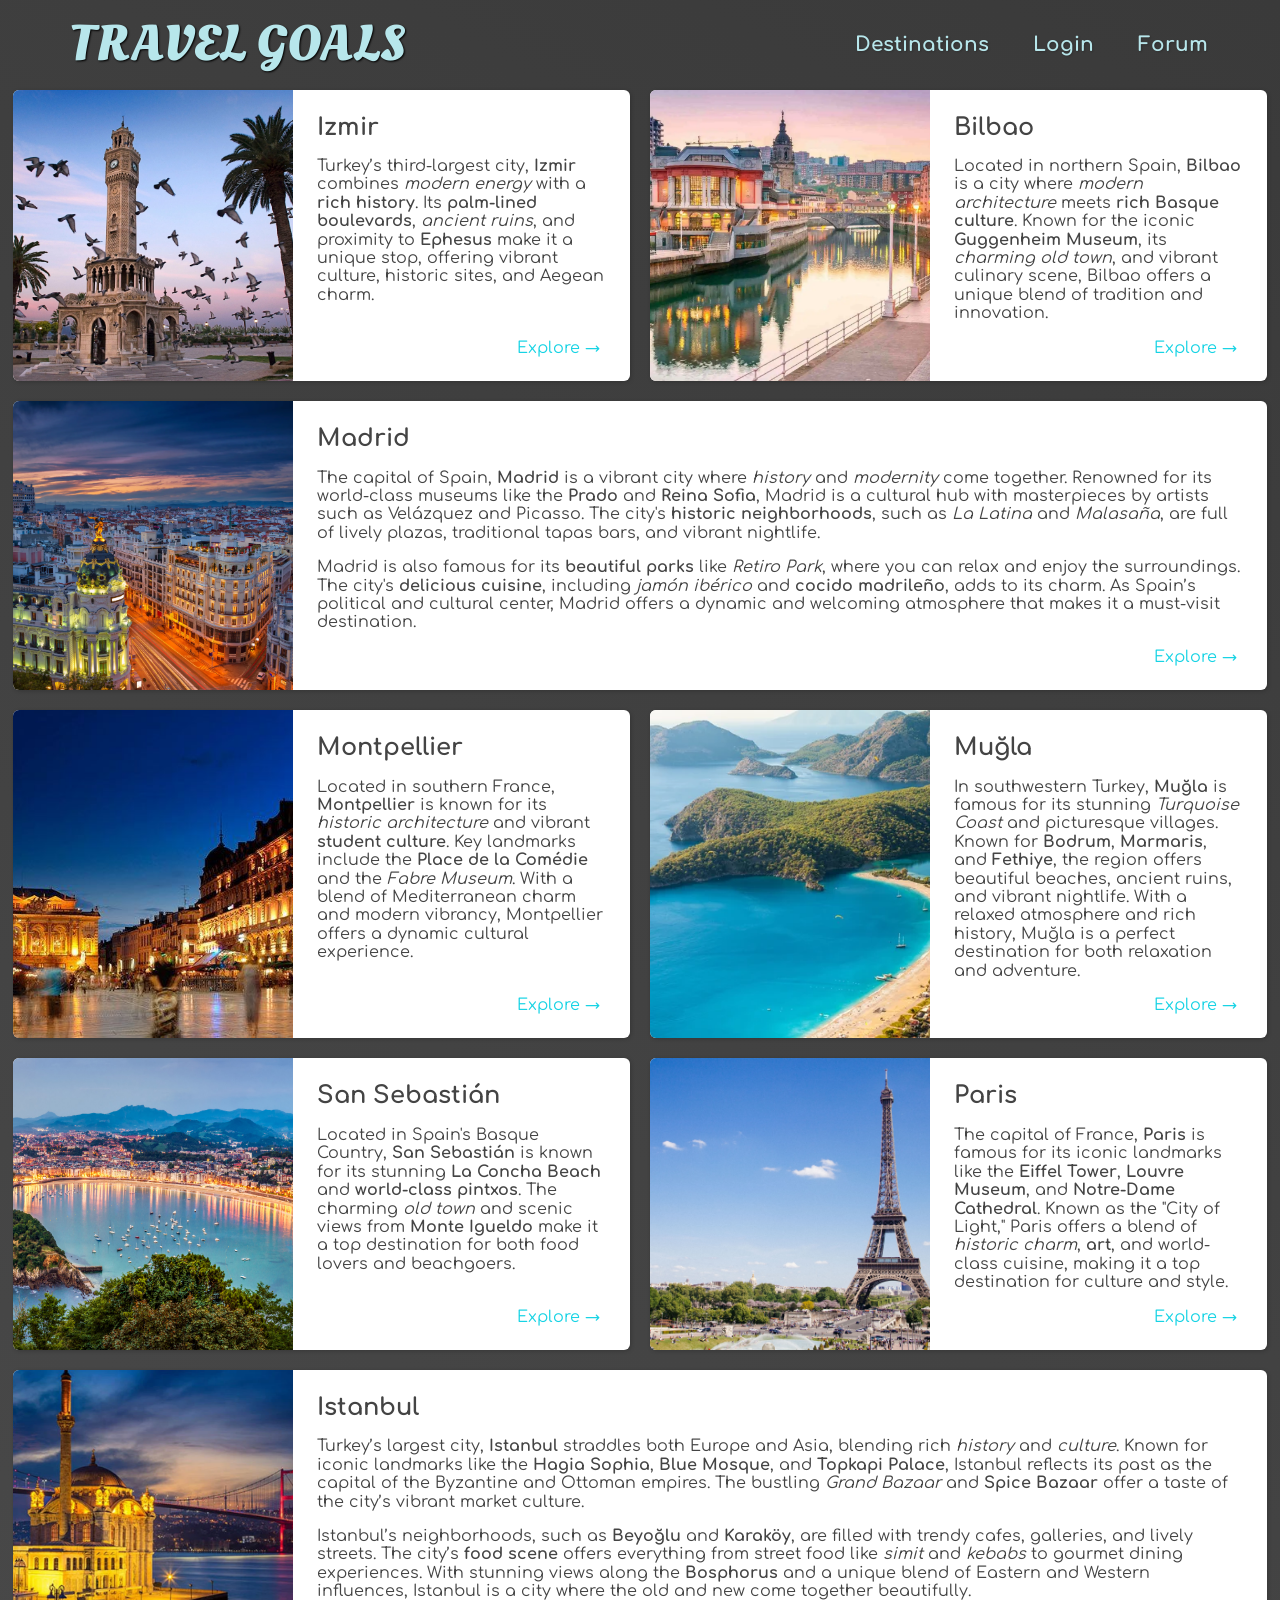
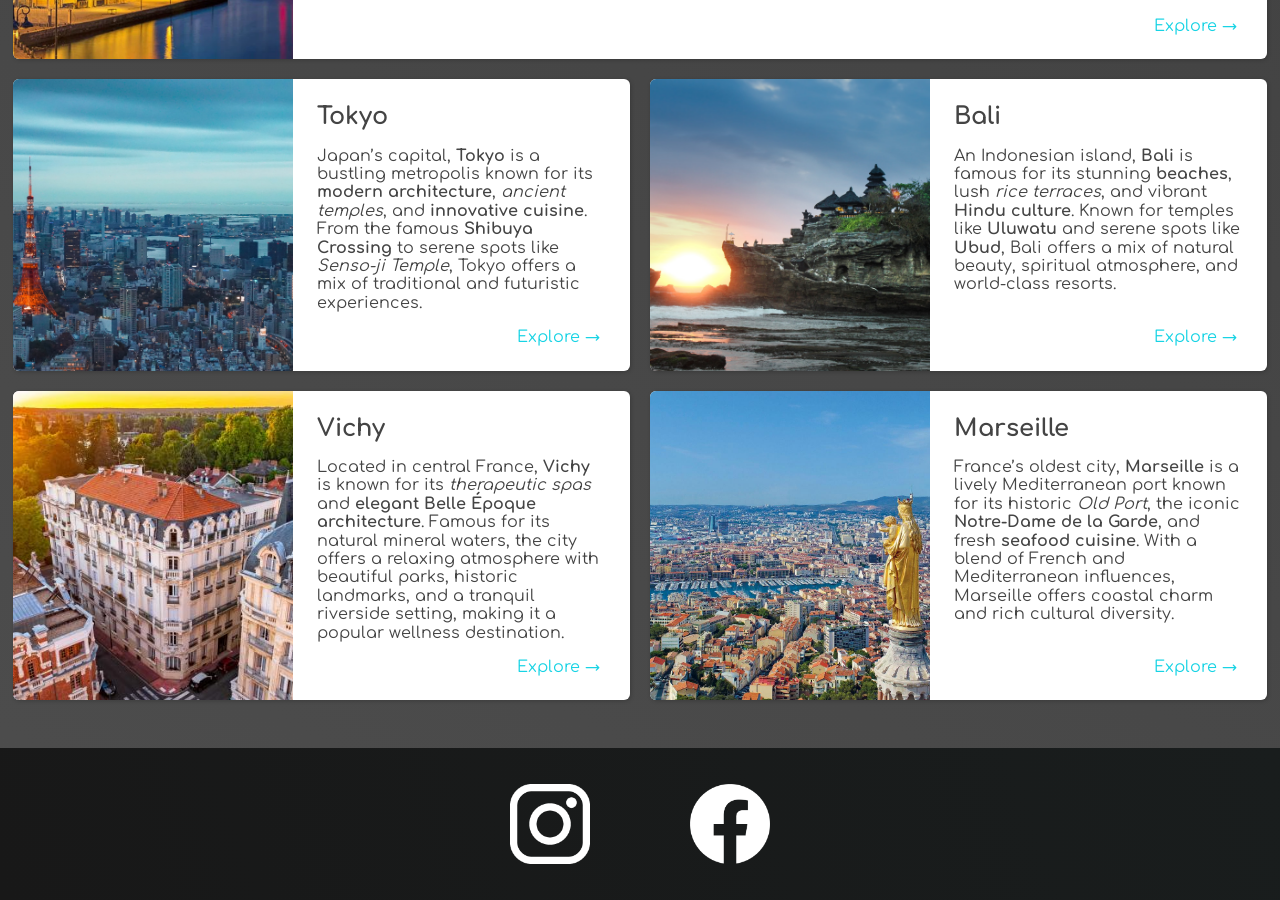
<file: Web/www/places.html>
<!DOCTYPE html>
<html lang="en">
  <head>
    <meta charset="UTF-8" />
    <meta name="viewport" content="width=device-width, initial-scale=1.0" />
    <meta
      name="description"
      content="Browse top travel destinations worldwide. Discover highlights of cities like Madrid, Izmir, Bilbao, Istanbul, Tokyo, and more on Travel Goals."
    />

    <!-- Fonts -->
    <link rel="preconnect" href="https://fonts.googleapis.com" />
    <link rel="preconnect" href="https://fonts.gstatic.com" crossorigin />
    <link
      href="https://fonts.googleapis.com/css2?family=Comfortaa:wght@300..700&display=swap"
      rel="stylesheet"
    />
    <link
      href="https://fonts.googleapis.com/css2?family=Raleway:wght@700&family=Oleo+Script:wght@700&family=Quicksand:wght@300;500;700&display=swap"
      rel="stylesheet"
    />
    <!-- Favicon -->
    <link
      rel="apple-touch-icon"
      sizes="180x180"
      href="img/favicon/apple-touch-icon.png"
    />
    <link
      rel="icon"
      type="image/png"
      sizes="32x32"
      href="img/favicon/favicon-32x32.png"
    />
    <link
      rel="icon"
      type="image/png"
      sizes="16x16"
      href="img/favicon/favicon-16x16.png"
    />
    <link rel="manifest" href="img/favicon/site.webmanifest" />
    <!--My styles-->
    <link rel="stylesheet" href="styles/shared-normalize.css" />
    <link rel="stylesheet" href="styles/shared.css" />
    <link rel="stylesheet" href="styles/places.css" />
    <title>Travel Goals</title>
  </head>

  <body>
    <header>
      <div id="page-logo">
        <a href="/index.html">Travel Goals</a>
      </div>
      <nav>
        <ul>
          <li><a href="/places.html">Destinations</a></li>
          <li><a href="/login.html">Login</a></li>
          <li><a href="/chatbox.html">Forum</a></li>
        </ul>
      </nav>
      <a href="#side-drawer" class="menu-btn">
        <span></span>
        <span></span>
        <span></span>
      </a>
    </header>
    <aside id="side-drawer">
      <header>
        <a href="#" class="menu-btn">
          <span></span>
          <span></span>
          <span></span>
        </a>
      </header>
      <nav>
        <ul>
          <li>
            <a href="/places.html">Destinations</a>
          </li>
          <li>
            <a href="/login.html">Login</a>
          </li>
          <li>
            <a href="/chatbox.html">Forum</a>
          </li>
        </ul>
      </nav>
    </aside>
    <!-- NoScript -->
    <aside>
      <noscript>
        <div class="noscript-warning">
          <p>
            JavaScript is disabled in your browser. Please enable it to fully
            enjoy this website.
          </p>
        </div>
      </noscript>
    </aside>
    <main>
      <ul>
        <li>
          <img src="/img/places/izmir.jpeg" alt="City of Izmir" />
          <article class="item-content">
            <div>
              <h2>Izmir</h2>
              <p>
                Turkey’s third-largest city, <strong>Izmir</strong> combines
                <em>modern energy</em> with a <strong>rich history</strong>. Its
                <strong>palm-lined boulevards</strong>, <em>ancient ruins</em>,
                and proximity to <strong>Ephesus</strong> make it a unique stop,
                offering vibrant culture, historic sites, and Aegean charm.
              </p>
            </div>
            <div class="actions">
              <a href="/izmir.html">Explore &#x2192;</a>
            </div>
          </article>
        </li>
        <li>
          <img src="/img/places/bilbao.webp" alt="City of Bilbao" />
          <article class="item-content">
            <div>
              <h2>Bilbao</h2>
              <p>
                Located in northern Spain, <strong>Bilbao</strong> is a city
                where <em>modern architecture</em> meets
                <strong>rich Basque culture</strong>. Known for the iconic
                <strong>Guggenheim Museum</strong>, its
                <em>charming old town</em>, and vibrant culinary scene, Bilbao
                offers a unique blend of tradition and innovation.
              </p>
            </div>
            <div class="actions">
              <a href="/bilbao.html">Explore &#x2192;</a>
            </div>
          </article>
        </li>
        <li>
          <img src="/img/places/madrid.webp" alt="city of Madrid" />
          <article class="item-content">
            <div>
              <h2>Madrid</h2>
              <p>
                The capital of Spain, <strong>Madrid</strong> is a vibrant city
                where <em>history</em> and <em>modernity</em> come together.
                Renowned for its world-class museums like the
                <strong>Prado</strong> and <strong>Reina Sofia</strong>, Madrid
                is a cultural hub with masterpieces by artists such as Velázquez
                and Picasso. The city's <strong>historic neighborhoods</strong>,
                such as <em>La Latina</em> and <em>Malasaña</em>, are full of
                lively plazas, traditional tapas bars, and vibrant nightlife.
              </p>

              <p class="second-paragraph">
                Madrid is also famous for its
                <strong>beautiful parks</strong> like <em>Retiro Park</em>,
                where you can relax and enjoy the surroundings. The city's
                <strong>delicious cuisine</strong>, including
                <em>jamón ibérico</em> and <strong>cocido madrileño</strong>,
                adds to its charm. As Spain’s political and cultural center,
                Madrid offers a dynamic and welcoming atmosphere that makes it a
                must-visit destination.
              </p>
            </div>
            <div class="actions">
              <a href="/madrid.html">Explore &#x2192;</a>
            </div>
          </article>
        </li>
        <li>
          <img
            src="/img/places/montpellier-place-comedie.jpg"
            alt="montpellier place de comedie"
          />
          <article class="item-content">
            <div>
              <h2>Montpellier</h2>
              <p>
                Located in southern France, <strong>Montpellier</strong> is
                known for its <em>historic architecture</em> and vibrant
                <strong>student culture</strong>. Key landmarks include the
                <strong>Place de la Comédie</strong> and the
                <em>Fabre Museum</em>. With a blend of Mediterranean charm and
                modern vibrancy, Montpellier offers a dynamic cultural
                experience.
              </p>
            </div>
            <div class="actions">
              <a href="https://en.wikipedia.org/wiki/Montpellier"
                >Explore &#x2192;</a
              >
            </div>
          </article>
        </li>
        <li>
          <img src="/img/places/mugla.jpg" alt="Muğla landscape" />
          <article class="item-content">
            <div>
              <h2>Muğla</h2>
              <p>
                In southwestern Turkey, <strong>Muğla</strong> is famous for its
                stunning <em>Turquoise Coast</em> and picturesque villages.
                Known for <strong>Bodrum</strong>, <strong>Marmaris</strong>,
                and <strong>Fethiye</strong>, the region offers beautiful
                beaches, ancient ruins, and vibrant nightlife. With a relaxed
                atmosphere and rich history, Muğla is a perfect destination for
                both relaxation and adventure.
              </p>
            </div>
            <div class="actions">
              <a href="https://en.wikipedia.org/wiki/Muğla">Explore &#x2192;</a>
            </div>
          </article>
        </li>
        <li>
          <img
            src="/img/places/san-sebastian.jpg"
            alt="Beach of San-Sebastian"
          />
          <article class="item-content">
            <div>
              <h2>San Sebastián</h2>
              <p>
                Located in Spain's Basque Country,
                <strong>San Sebastián</strong> is known for its stunning
                <strong>La Concha Beach</strong> and
                <strong>world-class pintxos</strong>. The charming
                <em>old town</em> and scenic views from
                <strong>Monte Igueldo</strong> make it a top destination for
                both food lovers and beachgoers.
              </p>
            </div>
            <div class="actions">
              <a href="https://en.wikipedia.org/wiki/San_Sebastian"
                >Explore &#x2192;</a
              >
            </div>
          </article>
        </li>
        <li>
          <img src="/img/places/paris.jpg" alt="Paris city" />
          <article class="item-content">
            <div>
              <h2>Paris</h2>
              <p>
                The capital of France, <strong>Paris</strong> is famous for its
                iconic landmarks like the <strong>Eiffel Tower</strong>,
                <strong>Louvre Museum</strong>, and
                <strong>Notre-Dame Cathedral</strong>. Known as the "City of
                Light," Paris offers a blend of <em>historic charm</em>,
                <strong>art</strong>, and world-class cuisine, making it a top
                destination for culture and style.
              </p>
            </div>
            <div class="actions">
              <a href="https://en.wikipedia.org/wiki/Paris">Explore &#x2192;</a>
            </div>
          </article>
        </li>
        <li>
          <img src="/img/places/istanbul.webp" alt="Istanbul Bosphorus" />
          <article class="item-content">
            <div>
              <h2>Istanbul</h2>
              <p>
                Turkey’s largest city, <strong>Istanbul</strong> straddles both
                Europe and Asia, blending rich <em>history</em> and
                <em>culture</em>. Known for iconic landmarks like the
                <strong>Hagia Sophia</strong>, <strong>Blue Mosque</strong>, and
                <strong>Topkapi Palace</strong>, Istanbul reflects its past as
                the capital of the Byzantine and Ottoman empires. The bustling
                <em>Grand Bazaar</em> and <strong>Spice Bazaar</strong> offer a
                taste of the city’s vibrant market culture.
              </p>

              <p class="second-paragraph">
                Istanbul’s neighborhoods, such as <strong>Beyoğlu</strong> and
                <strong>Karaköy</strong>, are filled with trendy cafes,
                galleries, and lively streets. The city’s
                <strong>food scene</strong> offers everything from street food
                like <em>simit</em> and <em>kebabs</em> to gourmet dining
                experiences. With stunning views along the
                <strong>Bosphorus</strong> and a unique blend of Eastern and
                Western influences, Istanbul is a city where the old and new
                come together beautifully.
              </p>
            </div>
            <div class="actions">
              <a href="https://en.wikipedia.org/wiki/Istanbul"
                >Explore &#x2192;</a
              >
            </div>
          </article>
        </li>
        <li>
          <img src="/img/places/tokyo.jpg" alt="Tokyo skyline" />
          <article class="item-content">
            <div>
              <h2>Tokyo</h2>
              <p>
                Japan’s capital, <strong>Tokyo</strong> is a bustling metropolis
                known for its <strong>modern architecture</strong>,
                <em>ancient temples</em>, and
                <strong>innovative cuisine</strong>. From the famous
                <strong>Shibuya Crossing</strong> to serene spots like
                <em>Senso-ji Temple</em>, Tokyo offers a mix of traditional and
                futuristic experiences.
              </p>
            </div>
            <div class="actions">
              <a href="https://en.wikipedia.org/wiki/Tokyo">Explore &#x2192;</a>
            </div>
          </article>
        </li>
        <li>
          <img src="/img/places/bali.jpg" alt="Bali beach" />
          <article class="item-content">
            <div>
              <h2>Bali</h2>
              <p>
                An Indonesian island, <strong>Bali</strong> is famous for its
                stunning <strong>beaches</strong>, lush <em>rice terraces</em>,
                and vibrant <strong>Hindu culture</strong>. Known for temples
                like <strong>Uluwatu</strong> and serene spots like
                <strong>Ubud</strong>, Bali offers a mix of natural beauty,
                spiritual atmosphere, and world-class resorts.
              </p>
            </div>
            <div class="actions">
              <a href="https://en.wikipedia.org/wiki/Bali">Explore &#x2192;</a>
            </div>
          </article>
        </li>
        <li>
          <img src="/img/places/vichy.jpg" alt="Vichy landscape" />
          <article class="item-content">
            <div>
              <h2>Vichy</h2>
              <p>
                Located in central France, <strong>Vichy</strong> is known for
                its <em>therapeutic spas</em> and
                <strong>elegant Belle Époque architecture</strong>. Famous for
                its natural mineral waters, the city offers a relaxing
                atmosphere with beautiful parks, historic landmarks, and a
                tranquil riverside setting, making it a popular wellness
                destination.
              </p>
            </div>
            <div class="actions">
              <a href="https://en.wikipedia.org/wiki/Vichy">Explore &#x2192;</a>
            </div>
          </article>
        </li>
        <li>
          <img src="/img/places/marseille.jpg" alt="Marseille views" />
          <article class="item-content">
            <div>
              <h2>Marseille</h2>
              <p>
                France’s oldest city, <strong>Marseille</strong> is a lively
                Mediterranean port known for its historic <em>Old Port</em>, the
                iconic <strong>Notre-Dame de la Garde</strong>, and fresh
                <strong>seafood cuisine</strong>. With a blend of French and
                Mediterranean influences, Marseille offers coastal charm and
                rich cultural diversity.
              </p>
            </div>
            <div class="actions">
              <a href="https://en.wikipedia.org/wiki/Marseille"
                >Explore &#x2192;</a
              >
            </div>
          </article>
        </li>
      </ul>
    </main>
    <footer>
      <ul>
        <li>
          <a href="https://www.instagram.com/">
            <img
              src="/img/icons/insta.png"
              alt="Instagram logo link to social media page"
          /></a>
        </li>
        <li>
          <a href="https://www.facebook.com/">
            <img
              src="/img/icons/facebook.png"
              alt="Facebook logo link to social media page"
            />
          </a>
        </li>
      </ul>
    </footer>
  </body>
</html>
</file>
<file: Web/www/styles/shared.css>
:root {
  --primary-color: rgb(255, 251, 0);
  --dark-text: rgb(77, 77, 77);
  --light-text: rgb(253, 239, 213);
  --background-dark: rgb(24, 24, 24);
  --background-drawer: rgb(29, 26, 27);
}

body {
  font-family: "Comfortaa", sans-serif;
}

ul {
  list-style: none;
  margin: 0;
  padding: 0;
}

header {
  display: flex;
  justify-content: space-between;
  align-items: center;
  padding: 1rem 3.75rem;
  position: absolute;
  box-sizing: border-box;
  width: 100%;
  top: 0;
  left: 0;
}

#page-logo a {
  padding: 10px;
  font-family: "Oleo Script", sans-serif;
  color: rgb(245, 243, 160);
  font-size: 3.125rem;
  text-decoration: none;
  text-transform: uppercase; /*Made the writing all uppercase*/
  text-shadow: 1px 1px 2px rgb(0, 0, 0);
  background-color: transparent;
}

#page-logo a:hover,
#page-logo a:focus {
  color: rgb(245, 241, 33);
}

header ul {
  display: flex;
}

header li {
  margin-left: 1.25rem;
}

header a {
  color: var(--primary-color);
  text-decoration: none;
  font-size: 1.25rem;
  padding: 0.75rem;
  text-shadow: 1px 1px 2px rgba(0, 0, 0, 0.2);
  border-radius: 6px;
  transition: all 0.3s ease;
  font-weight: bolder;
  background-color: gray;
}

header nav a:hover,
header nav a:focus {
  color: var(--dark-text);
  color: var(--primary-color);
  padding: 0.5rem 1rem;
}

.menu-btn {
  width: 3rem;
  height: 3rem;
  display: flex;
  flex-direction: column;
  justify-content: space-around;
  display: none;
}

.menu-btn span {
  display: block;
  width: 100%;
  height: 0.1875rem;
  background-color: rgb(255, 251, 0);
}

/*----------------Side-Drawer-----------------*/
#side-drawer {
  width: 100%;
  height: 100%;
  background-color: var(--background-drawer);
  position: fixed;
  top: 0;
  left: 0;
  display: none;
}

#side-drawer:target {
  display: block;
}

#side-drawer header {
  height: 5rem;
  display: flex;
  align-items: center;
  justify-content: flex-end;
  padding: 0 5%;
}

#side-drawer ul {
  list-style: none;
  display: flex;
  margin: 0;
  padding: 4rem;
  flex-direction: column;
  /* justify-content: center; */ /*Boylam için*/
  align-items: center; /*Enlem için*/
}

#side-drawer a {
  color: rgb(253, 239, 213);
}

#side-drawer li {
  margin: 1rem;
}

/*-----------------FOOTER---------------*/
footer {
  background: linear-gradient(70deg, rgb(24, 24, 24), rgb(25, 29, 29));
  padding: 2.25rem 0;
}

footer ul {
  display: flex;
  justify-content: center;
  /* padding: 40px; */
}

footer li {
  width: 5rem;
  height: 5rem;
  margin: 0 3.125rem;
}

footer img {
  width: 100%;
  height: 100%;
}

/*----------Media-Queries------------*/

@media (max-width: 48.5rem) {
  /*768px*/
  header {
    padding: 1rem 2rem;
    flex-wrap: nowrap;
  }

  header nav {
    display: none;
  }

  .menu-btn {
    display: flex;
  }
}

/*------- Styles for the noscript warning------- */

.noscript-warning {
  color: red;
  font-weight: bold;
  text-align: center;
  padding: 1rem;
  background-color: #ffe6e6;
  border: 1px solid red;
  margin: 2rem auto 0.5rem auto;
  border-radius: 5px;
}
</file>
<file: Web/www/styles/places.css>
:root {
  --primary-color: rgb(183, 230, 235);
  --secondary-color: rgb(22, 211, 228);
  --dark-text: rgb(68, 68, 68);
}

body {
  background: linear-gradient(30deg, rgb(77, 77, 77), rgb(58, 58, 58));
  color: var(--dark-text);
}

#page-logo a {
  color: var(--primary-color);
}

#page-logo a:hover,
#page-logo a:focus {
  color: rgb(111, 218, 230);
}

header a {
  color: var(--primary-color);
  background-color: transparent;
}

header {
  position: static;
}

header a {
  color: var(--primary-color);
}

header nav a:hover,
header nav a:focus {
  background-color: rgb(183, 230, 235);
  color: rgb(59, 59, 59);
}
/*-----------Span Element------------*/
.menu-btn span {
  display: block;
  width: 100%;
  height: 3px;
  background-color: var(--primary-color);
}
/*----------------MAIN----------------*/
main ul {
  width: 98%;
  margin: 0 auto 3rem auto;
  display: grid;
  grid-template-columns: 1fr 1fr;
  gap: 1.25rem 1.25rem;
}

main ul li:nth-of-type(3) {
  grid-column: 1 / span 2;
}

main ul li:nth-of-type(8) {
  grid-column: 1 / span 2;
}

main li {
  display: flex;
  background-color: white;
  box-shadow: 1px 1px 4px rgba(0, 0, 0, 0.2);
  border-radius: 6px;
  overflow: hidden;
}

main li img {
  width: 18.75rem;
  height: 17.5rem;
  object-fit: cover;
}

.item-content {
  padding: 1.5rem;
  display: flex;
  flex-direction: column;
  justify-content: space-between;
}

/* main li p{
  text-align: justify;
} */

.item-content h2 {
  margin: 0;
}

.actions {
  text-align: right;
}

.actions a {
  color: var(--secondary-color);
  text-decoration: none;
  padding: 0.375rem;
  transition: all 0.3s ease-in-out;
}

.actions a:hover,
.actions a:focus {
  background-color: rgb(235, 253, 255);
  border-radius: 5px;
  box-shadow: 0px 4px 10px rgba(0, 0, 0, 0.2);
}

/*----------Media-Queries------------*/

/****** Laptops and Large Screens ******/
@media (max-width: 84rem) {
  main li img {
    height: 100%;
    min-width: 17.5rem;
  }
}

/****** Tablets ******/
@media (max-width: 68.75rem) {
  main ul {
    width: 90%;
  }

  main li {
    flex-direction: column;
  }

  .item-content {
    height: 14rem;
  }

  main li img {
    height: 50%;
    width: 100%;
  }

  main ul li:nth-of-type(3) {
    height: 37rem;
  }

  main ul li:nth-of-type(3) img {
    width: 100%;
  }

  main ul li:nth-of-type(8) {
    height: 37rem;
  }
  main ul li:nth-of-type(8) img {
    width: 100%;
  }
}

/****** Small Tablets and Large Phones ******/
@media (max-width: 64rem) {
  /*1024px*/

  main ul {
    width: 40rem;
  }

  .item-content {
    height: 19rem;
  }

  main ul li:nth-of-type(3) {
    height: 40.5rem;
  }

  main ul li:nth-of-type(3) img {
    width: 40rem;
    height: 20rem;
  }

  main ul li:nth-of-type(8) {
    height: 42.5rem;
  }
  main ul li:nth-of-type(8) img {
    width: 40rem;
    height: 20rem;
  }
}

/****** Mobile Phones ******/
@media (max-width: 41rem) {
  /*768px*/

  main ul {
    width: 90%;
    max-width: 28rem;
  }

  .item-content {
    height: auto;
  }

  main ul li {
    grid-column: 1 / span 2;
  }

  main ul li:nth-of-type(3) {
    height: auto;
  }

  main ul li:nth-of-type(8) {
    height: auto;
  }

  main ul li:nth-of-type(3) img {
    width: 100%;
  }

  main ul li:nth-of-type(8) img {
    width: 100%;
  }

  .second-paragraph {
    display: none;
  }
}
</file>
